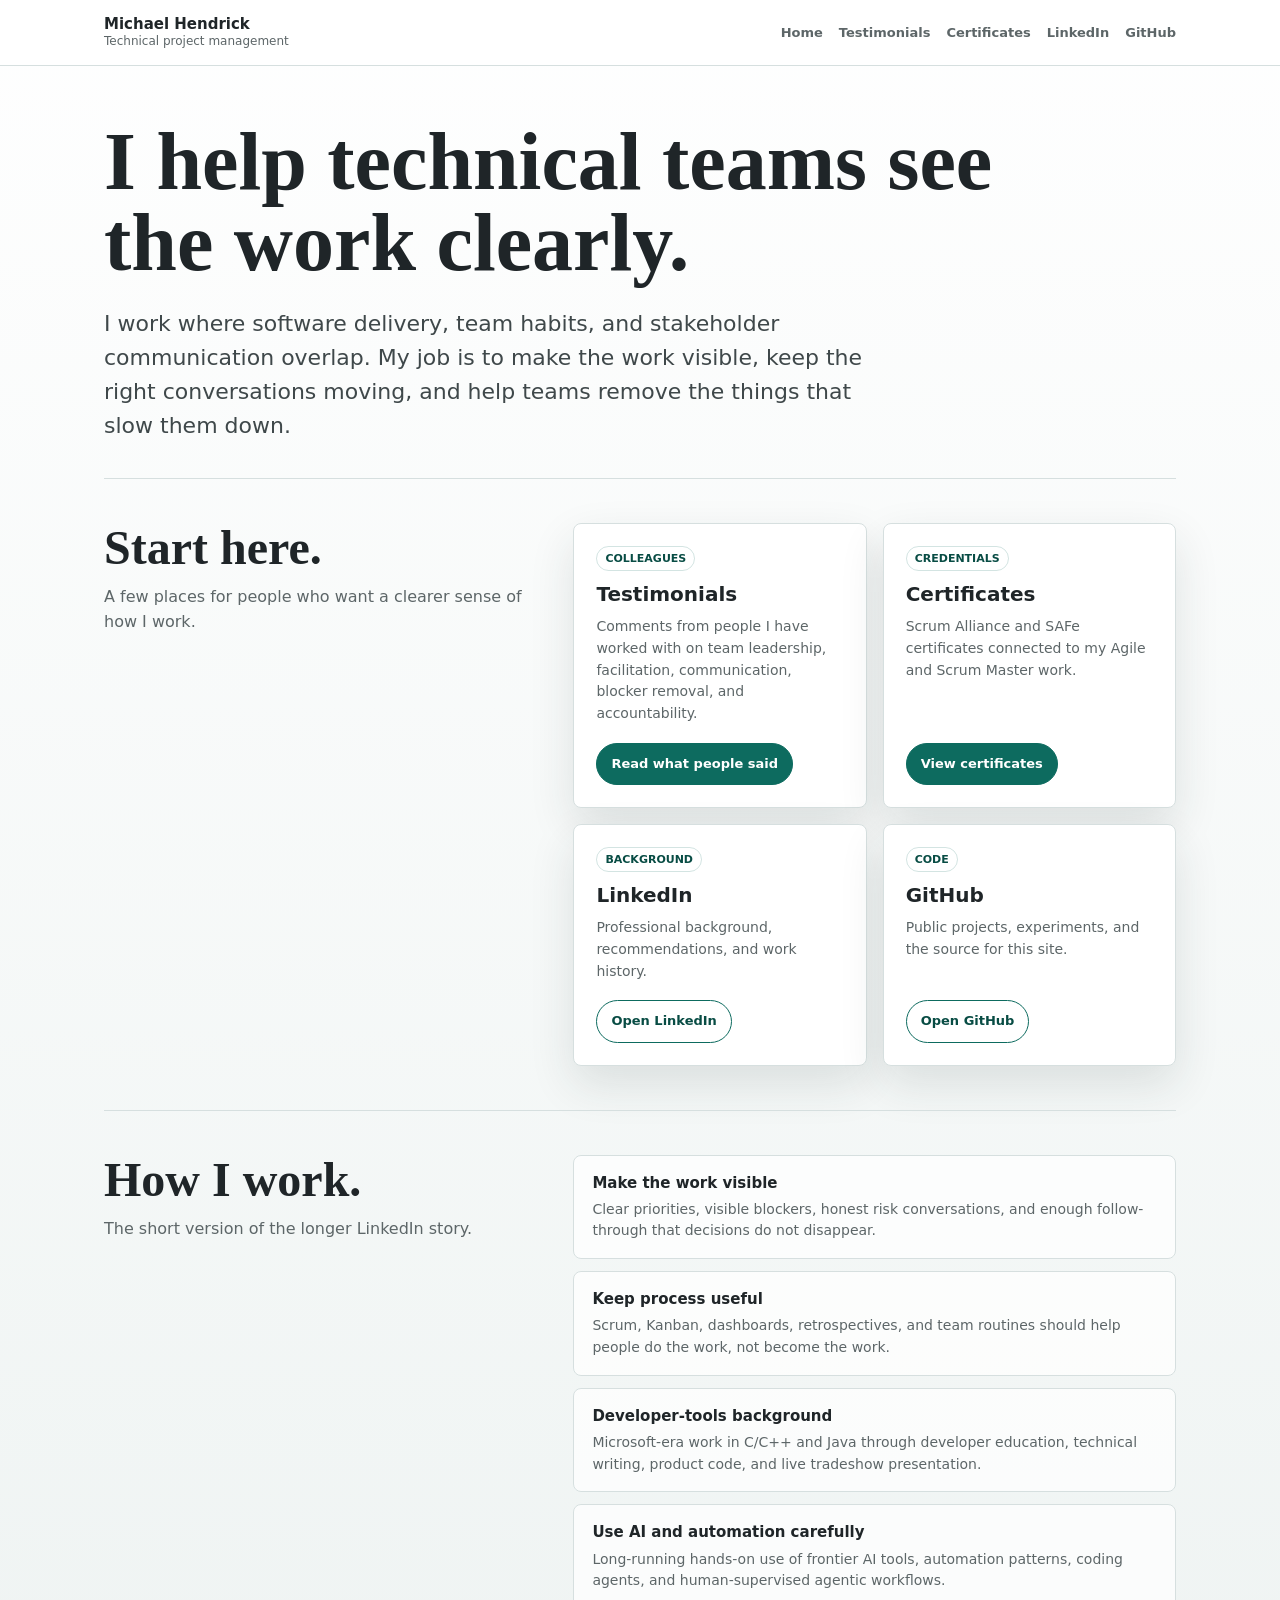
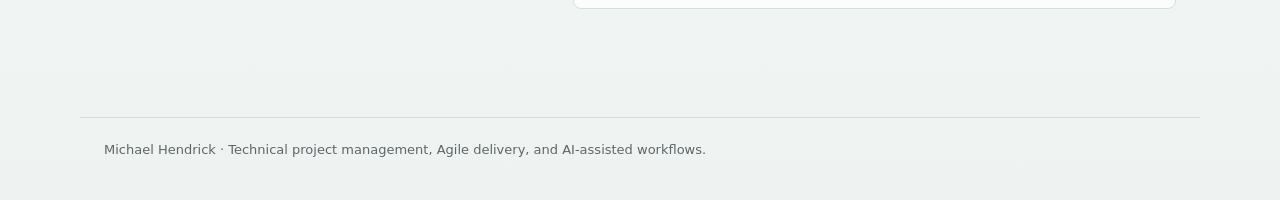
<file: index.html>
<!doctype html>
<html lang="en">
  <head>
    <meta charset="utf-8" />
    <meta name="viewport" content="width=device-width, initial-scale=1" />
    <title>Michael Hendrick</title>
    <meta
      name="description"
      content="Michael Hendrick's professional background, colleague testimonials, Agile certificates, and links."
    />
    <meta property="og:title" content="Michael Hendrick" />
    <meta
      property="og:description"
      content="Colleague testimonials, Agile certificates, and a short summary of Michael Hendrick's technical project management work."
    />
    <meta property="og:type" content="website" />
    <meta property="og:url" content="https://proof.hendrick.net/" />
    <link rel="canonical" href="https://proof.hendrick.net/" />
    <link rel="icon" href="/favicon.svg" type="image/svg+xml" />
    <link rel="stylesheet" href="/assets/site.css" />
  </head>
  <body>
    <header class="site-header">
      <nav class="nav" aria-label="Primary">
        <a class="brand" href="/" aria-label="Michael Hendrick home">
          <strong>Michael Hendrick</strong>
          <span>Technical project management</span>
        </a>
        <div class="nav-links" aria-label="Primary links">
          <a href="/">Home</a>
          <a href="/testimonials/">Testimonials</a>
          <a href="/certificates/">Certificates</a>
          <a href="https://www.linkedin.com/in/michaelhendrick/" target="_blank" rel="noopener noreferrer">LinkedIn</a>
          <a href="https://github.com/CtrlAltMike" target="_blank" rel="noopener noreferrer">GitHub</a>
        </div>
      </nav>
    </header>

    <main>
      <section class="hero hero--plain" aria-labelledby="page-title">
        <div>
          <h1 id="page-title">I help technical teams see the work clearly.</h1>
          <p>
            I work where software delivery, team habits, and stakeholder
            communication overlap. My job is to make the work visible, keep the
            right conversations moving, and help teams remove the things that
            slow them down.
          </p>
        </div>
      </section>

      <section class="section" aria-labelledby="start-title">
        <div>
          <h2 id="start-title">Start here.</h2>
          <p class="section-copy">
            A few places for people who want a clearer sense of how I work.
          </p>
        </div>

        <div class="card-grid">
          <article class="content-card">
            <div class="tag-row"><span class="tag">Colleagues</span></div>
            <h3>Testimonials</h3>
            <p>
              Comments from people I have worked with on team leadership,
              facilitation, communication, blocker removal, and accountability.
            </p>
            <div class="button-row">
              <a class="button primary" href="/testimonials/">Read what people said</a>
            </div>
          </article>

          <article class="content-card">
            <div class="tag-row"><span class="tag">Credentials</span></div>
            <h3>Certificates</h3>
            <p>
              Scrum Alliance and SAFe certificates connected to my
              Agile and Scrum Master work.
            </p>
            <div class="button-row">
              <a class="button primary" href="/certificates/">View certificates</a>
            </div>
          </article>

          <article class="content-card">
            <div class="tag-row"><span class="tag">Background</span></div>
            <h3>LinkedIn</h3>
            <p>Professional background, recommendations, and work history.</p>
            <div class="button-row">
              <a class="button secondary" href="https://www.linkedin.com/in/michaelhendrick/" target="_blank" rel="noopener noreferrer">Open LinkedIn</a>
            </div>
          </article>

          <article class="content-card">
            <div class="tag-row"><span class="tag">Code</span></div>
            <h3>GitHub</h3>
            <p>Public projects, experiments, and the source for this site.</p>
            <div class="button-row">
              <a class="button secondary" href="https://github.com/CtrlAltMike" target="_blank" rel="noopener noreferrer">Open GitHub</a>
            </div>
          </article>
        </div>
      </section>

      <section class="section" aria-labelledby="about-title">
        <div>
          <h2 id="about-title">How I work.</h2>
          <p class="section-copy">
            The short version of the longer LinkedIn story.
          </p>
        </div>

        <ul class="proof-list">
          <li>
            <strong>Make the work visible</strong>
            <span>Clear priorities, visible blockers, honest risk conversations, and enough follow-through that decisions do not disappear.</span>
          </li>
          <li>
            <strong>Keep process useful</strong>
            <span>Scrum, Kanban, dashboards, retrospectives, and team routines should help people do the work, not become the work.</span>
          </li>
          <li>
            <strong>Developer-tools background</strong>
            <span>Microsoft-era work in C/C++ and Java through developer education, technical writing, product code, and live tradeshow presentation.</span>
          </li>
          <li>
            <strong>Use AI and automation carefully</strong>
            <span>Long-running hands-on use of frontier AI tools, automation patterns, coding agents, and human-supervised agentic workflows.</span>
          </li>
        </ul>
      </section>
    </main>

    <footer class="page-footer">
      <span>Michael Hendrick · Technical project management, Agile delivery, and AI-assisted workflows.</span>
    </footer>
  </body>
</html>
</file>
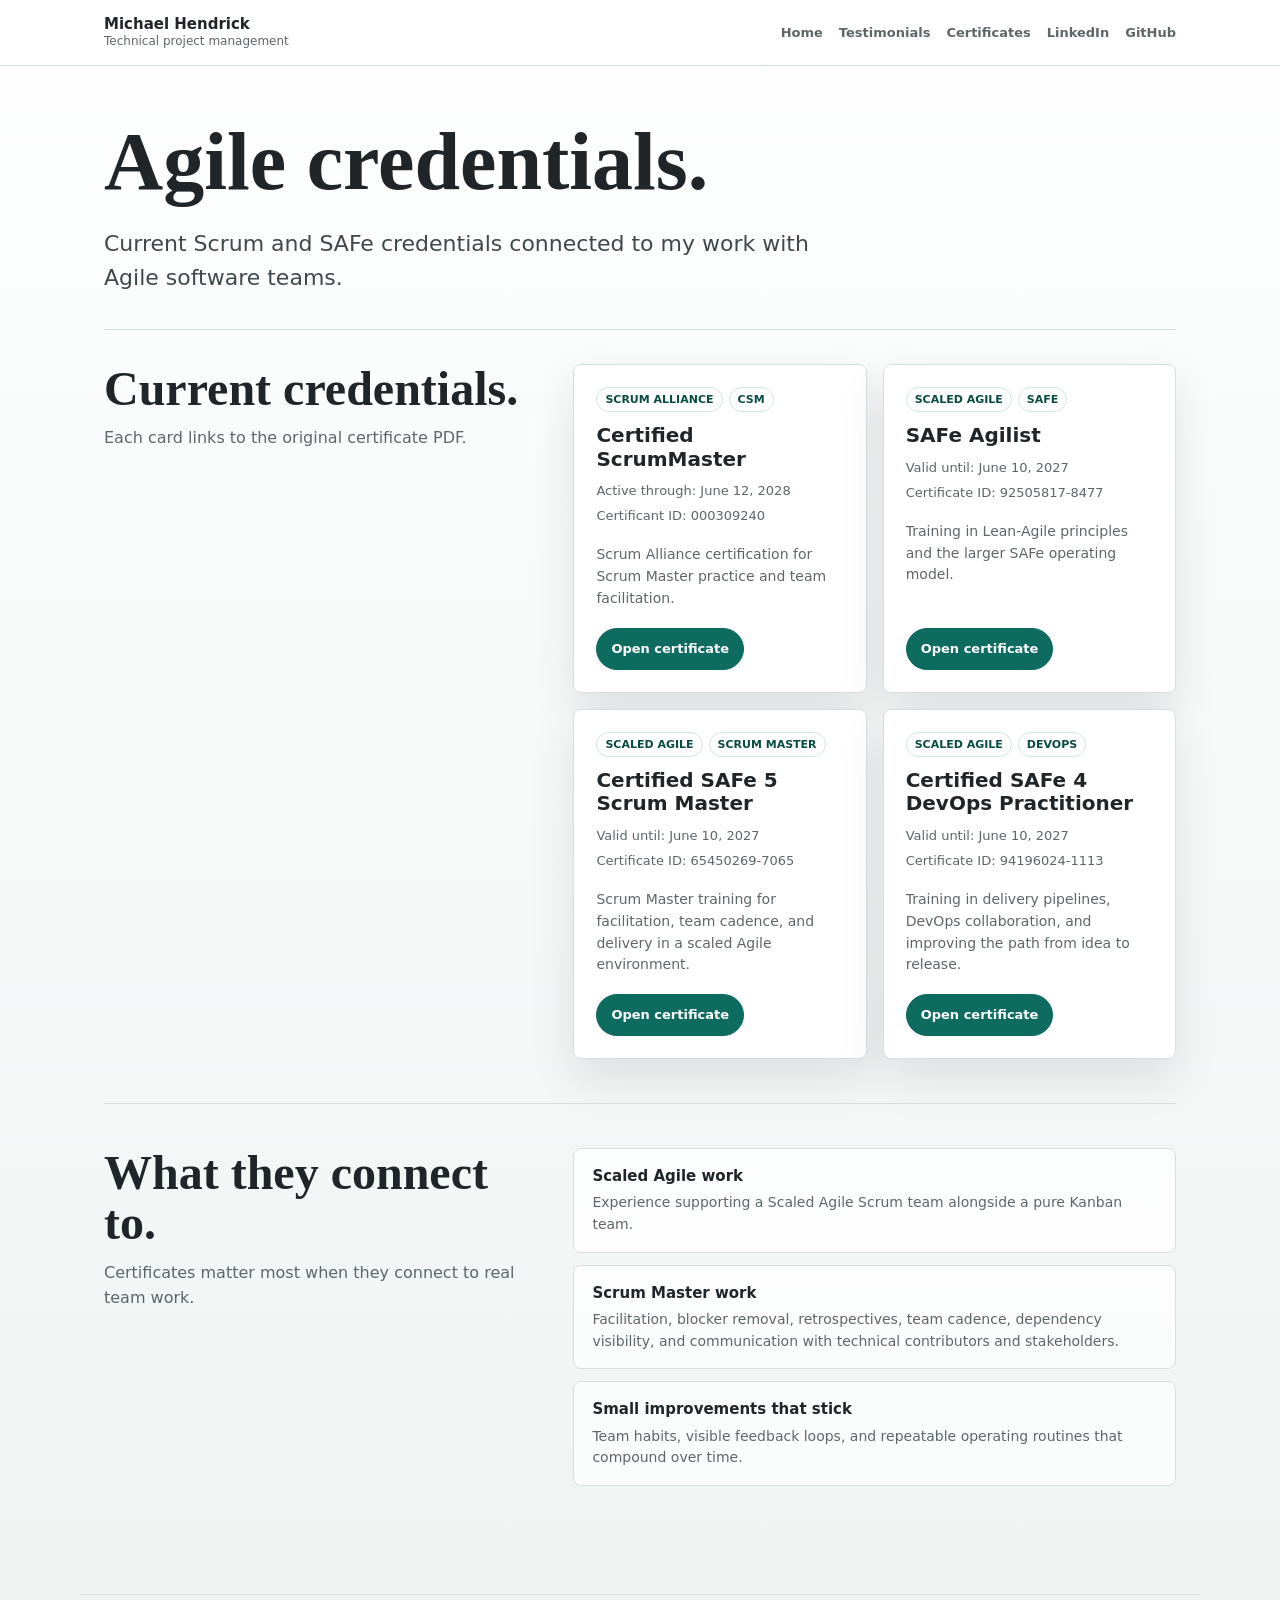
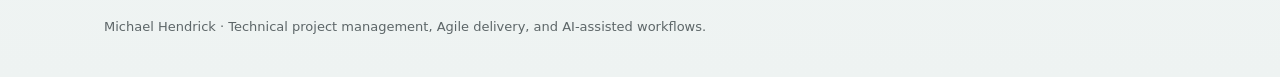
<file: certificates/index.html>
<!doctype html>
<html lang="en">
  <head>
    <meta charset="utf-8" />
    <meta name="viewport" content="width=device-width, initial-scale=1" />
    <title>Agile Credentials | Michael Hendrick</title>
    <meta
      name="description"
      content="Agile, SAFe, and Scrum Alliance certificates for Michael Hendrick, including Certified ScrumMaster, SAFe Agilist, Certified SAFe 5 Scrum Master, and Certified SAFe 4 DevOps Practitioner."
    />
    <meta property="og:title" content="Agile Credentials | Michael Hendrick" />
    <meta
      property="og:description"
      content="Scrum Alliance and SAFe certificates connected to Michael Hendrick's Scrum Master and delivery work."
    />
    <meta property="og:type" content="website" />
    <meta property="og:url" content="https://proof.hendrick.net/certificates/" />
    <link rel="canonical" href="https://proof.hendrick.net/certificates/" />
    <link rel="icon" href="/favicon.svg" type="image/svg+xml" />
    <link rel="stylesheet" href="/assets/site.css" />
  </head>
  <body>
    <header class="site-header">
      <nav class="nav" aria-label="Primary">
        <a class="brand" href="/" aria-label="Michael Hendrick home">
          <strong>Michael Hendrick</strong>
          <span>Technical project management</span>
        </a>
        <div class="nav-links" aria-label="Primary links">
          <a href="/">Home</a>
          <a href="/testimonials/">Testimonials</a>
          <a href="/certificates/">Certificates</a>
          <a href="https://www.linkedin.com/in/michaelhendrick/" target="_blank" rel="noopener noreferrer">LinkedIn</a>
          <a href="https://github.com/CtrlAltMike" target="_blank" rel="noopener noreferrer">GitHub</a>
        </div>
      </nav>
    </header>

    <main>
      <section class="hero hero--plain" aria-labelledby="page-title">
        <div>
          <h1 id="page-title">Agile credentials.</h1>
          <p>
            Current Scrum and SAFe credentials connected to my work with Agile
            software teams.
          </p>
        </div>
      </section>

      <section class="section section--tight" aria-labelledby="safe-title">
        <div>
          <h2 id="safe-title">Current credentials.</h2>
          <p class="section-copy">
            Each card links to the original certificate PDF.
          </p>
        </div>

        <div class="card-grid">
          <article class="content-card">
            <div class="tag-row"><span class="tag">Scrum Alliance</span><span class="tag">CSM</span></div>
            <h3>Certified ScrumMaster</h3>
            <div class="meta">
              <span>Active through: June 12, 2028</span>
              <span>Certificant ID: 000309240</span>
            </div>
            <p>Scrum Alliance certification for Scrum Master practice and team facilitation.</p>
            <div class="button-row">
              <a class="button primary" href="/certificates/assets/certified-scrummaster-scrum-alliance.pdf">Open certificate</a>
            </div>
          </article>

          <article class="content-card">
            <div class="tag-row"><span class="tag">Scaled Agile</span><span class="tag">SAFe</span></div>
            <h3>SAFe Agilist</h3>
            <div class="meta">
              <span>Valid until: June 10, 2027</span>
              <span>Certificate ID: 92505817-8477</span>
            </div>
            <p>Training in Lean-Agile principles and the larger SAFe operating model.</p>
            <div class="button-row">
              <a class="button primary" href="/certificates/assets/safe-agilist.pdf">Open certificate</a>
            </div>
          </article>

          <article class="content-card">
            <div class="tag-row"><span class="tag">Scaled Agile</span><span class="tag">Scrum Master</span></div>
            <h3>Certified SAFe 5 Scrum Master</h3>
            <div class="meta">
              <span>Valid until: June 10, 2027</span>
              <span>Certificate ID: 65450269-7065</span>
            </div>
            <p>Scrum Master training for facilitation, team cadence, and delivery in a scaled Agile environment.</p>
            <div class="button-row">
              <a class="button primary" href="/certificates/assets/certified-safe-5-scrum-master.pdf">Open certificate</a>
            </div>
          </article>

          <article class="content-card">
            <div class="tag-row"><span class="tag">Scaled Agile</span><span class="tag">DevOps</span></div>
            <h3>Certified SAFe 4 DevOps Practitioner</h3>
            <div class="meta">
              <span>Valid until: June 10, 2027</span>
              <span>Certificate ID: 94196024-1113</span>
            </div>
            <p>Training in delivery pipelines, DevOps collaboration, and improving the path from idea to release.</p>
            <div class="button-row">
              <a class="button primary" href="/certificates/assets/certified-safe-4-devops-practitioner.pdf">Open certificate</a>
            </div>
          </article>

        </div>
      </section>

      <section class="section" aria-labelledby="context-title">
        <div>
          <h2 id="context-title">What they connect to.</h2>
          <p class="section-copy">
            Certificates matter most when they connect to real team work.
          </p>
        </div>

        <ul class="proof-list">
          <li>
            <strong>Scaled Agile work</strong>
            <span>Experience supporting a Scaled Agile Scrum team alongside a pure Kanban team.</span>
          </li>
          <li>
            <strong>Scrum Master work</strong>
            <span>Facilitation, blocker removal, retrospectives, team cadence, dependency visibility, and communication with technical contributors and stakeholders.</span>
          </li>
          <li>
            <strong>Small improvements that stick</strong>
            <span>Team habits, visible feedback loops, and repeatable operating routines that compound over time.</span>
          </li>
        </ul>
      </section>
    </main>

    <footer class="page-footer">
      <span>Michael Hendrick · Technical project management, Agile delivery, and AI-assisted workflows.</span>
    </footer>
  </body>
</html>
</file>
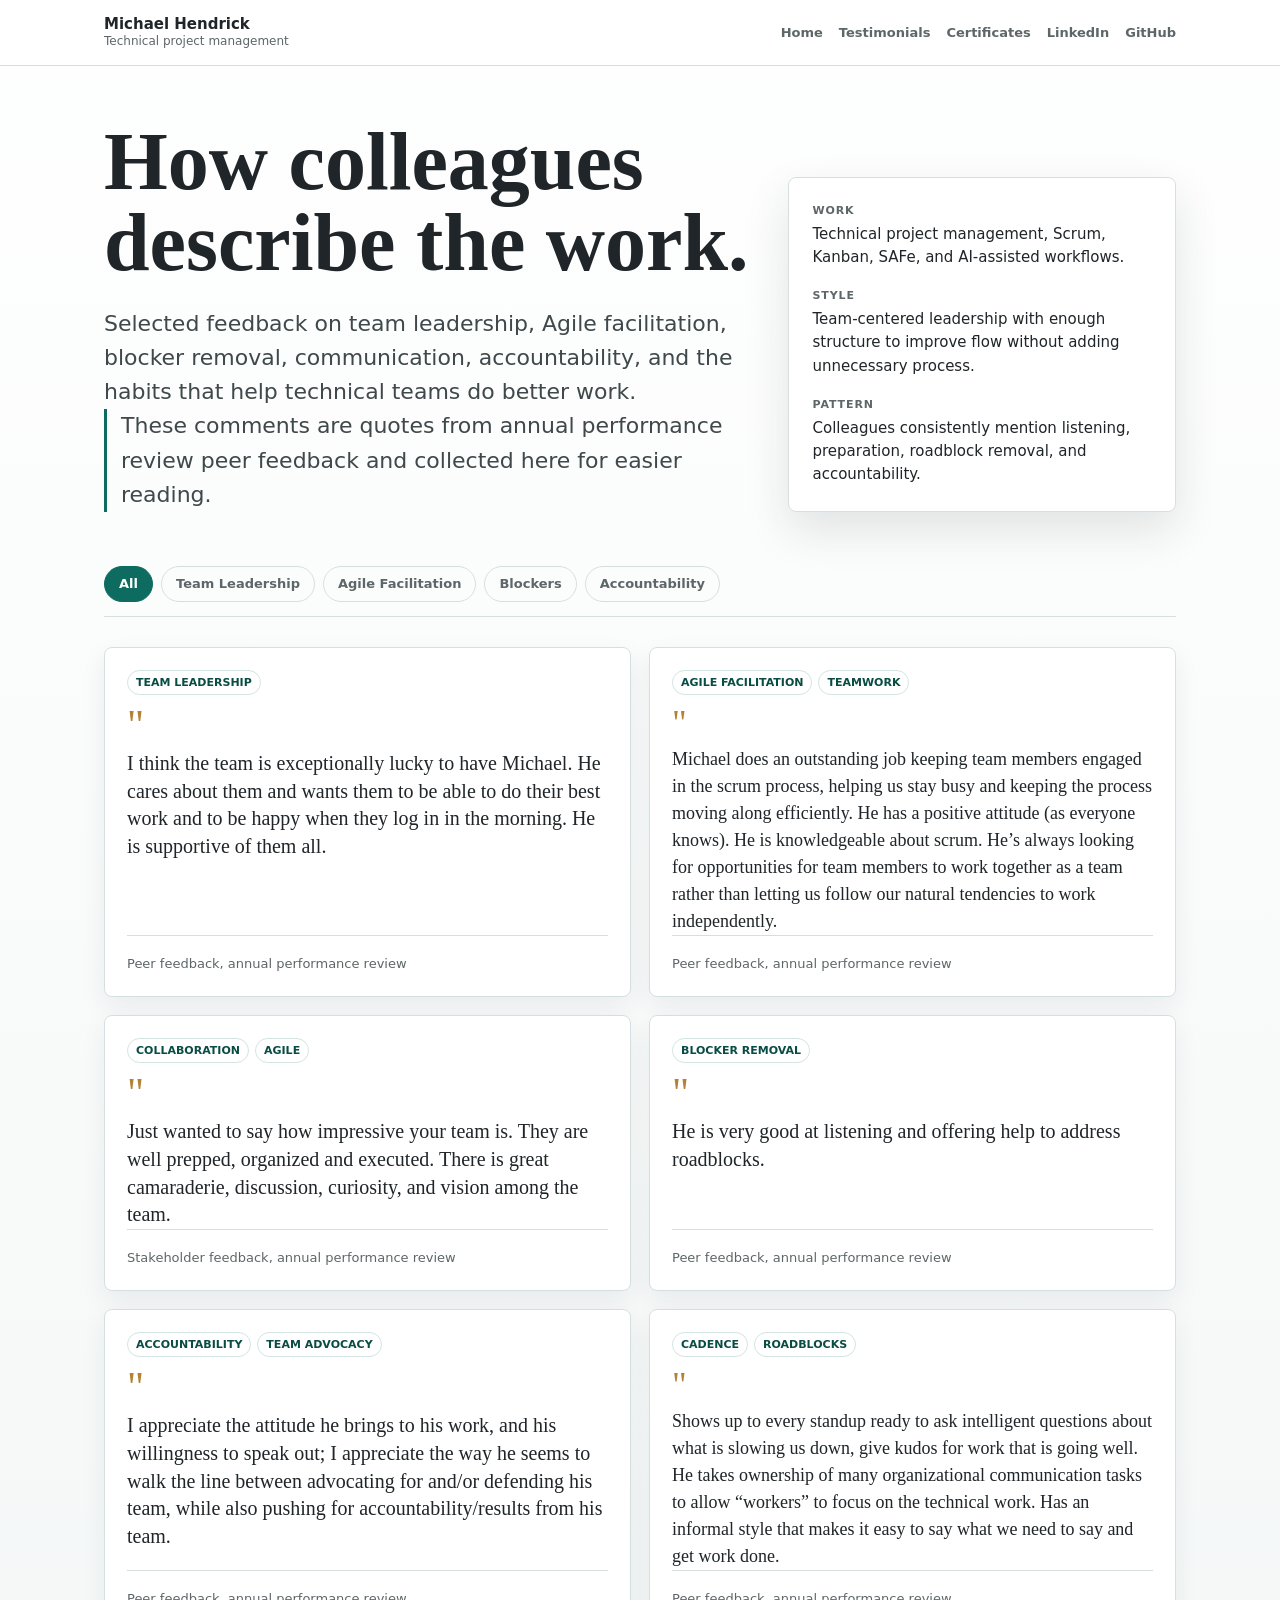
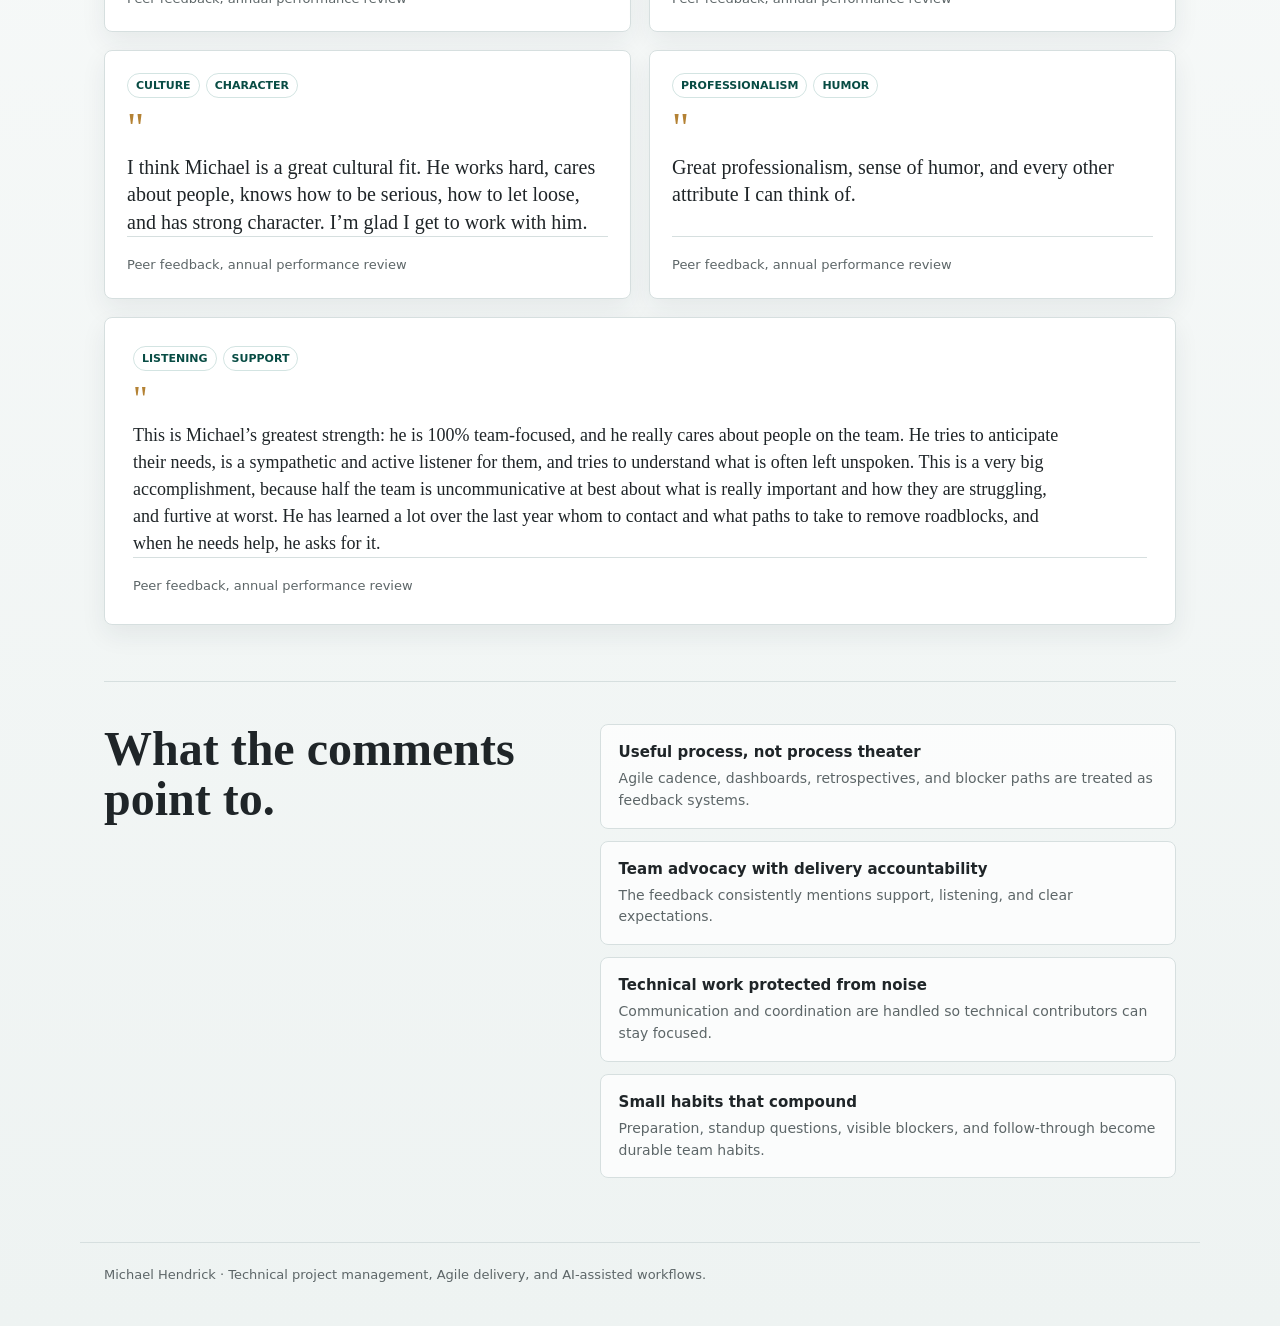
<file: testimonials/index.html>
<!doctype html>
<html lang="en">
  <head>
    <meta charset="utf-8" />
    <meta name="viewport" content="width=device-width, initial-scale=1" />
    <title>Testimonials | Michael Hendrick</title>
    <meta
      name="description"
      content="Colleague testimonials for Michael Hendrick, focused on team leadership, Agile facilitation, communication, accountability, and blocker removal."
    />
    <meta name="robots" content="index,follow" />
    <meta property="og:title" content="Testimonials | Michael Hendrick" />
    <meta
      property="og:description"
      content="Selected colleague feedback on Michael Hendrick's team leadership, Agile facilitation, communication, accountability, and blocker removal."
    />
    <meta property="og:type" content="website" />
    <meta property="og:url" content="https://proof.hendrick.net/testimonials/" />
    <link rel="icon" href="/favicon.svg" type="image/svg+xml" />
    <link rel="stylesheet" href="/assets/site.css" />
  </head>
  <body>
    <div class="page-shell">
      <header class="site-header">
        <nav class="nav" aria-label="Primary">
          <a class="brand" href="/" aria-label="Michael Hendrick home">
            <strong>Michael Hendrick</strong>
            <span>Technical project management</span>
          </a>
          <div class="nav-links" aria-label="Primary links">
            <a href="/">Home</a>
            <a href="/testimonials/">Testimonials</a>
            <a href="/certificates/">Certificates</a>
            <a href="https://www.linkedin.com/in/michaelhendrick/" target="_blank" rel="noopener noreferrer">LinkedIn</a>
            <a href="https://github.com/CtrlAltMike" target="_blank" rel="noopener noreferrer">GitHub</a>
          </div>
        </nav>
      </header>

      <main id="top">
        <section class="hero" aria-labelledby="page-title">
          <div>
            <h1 id="page-title">How colleagues describe the work.</h1>
            <p>
              Selected feedback on team leadership, Agile facilitation, blocker removal,
              communication, accountability, and the habits that help technical teams do
              better work.
            </p>
            <p class="source-note">
              These comments are quotes from annual performance review peer
              feedback and collected here for easier reading.
            </p>
          </div>

          <aside class="hero-card" aria-label="Profile snapshot">
            <dl>
              <div>
                <dt>Work</dt>
                <dd>Technical project management, Scrum, Kanban, SAFe, and AI-assisted workflows.</dd>
              </div>
              <div>
                <dt>Style</dt>
                <dd>Team-centered leadership with enough structure to improve flow without adding unnecessary process.</dd>
              </div>
              <div>
                <dt>Pattern</dt>
                <dd>Colleagues consistently mention listening, preparation, roadblock removal, and accountability.</dd>
              </div>
            </dl>
          </aside>
        </section>

        <section id="testimonials" aria-labelledby="testimonials-title">
          <div class="theme-tabs" id="themes" aria-label="Filter testimonials by theme">
            <button type="button" data-filter="all" aria-pressed="true">All</button>
            <button type="button" data-filter="team">Team Leadership</button>
            <button type="button" data-filter="agile">Agile Facilitation</button>
            <button type="button" data-filter="blockers">Blockers</button>
            <button type="button" data-filter="accountability">Accountability</button>
          </div>

          <div class="quote-grid" aria-live="polite">
            <figure class="quote-card quote-card--medium" data-tags="team">
              <div class="tag-row"><span class="tag">Team leadership</span></div>
              <span class="quote-mark" aria-hidden="true">"</span>
              <blockquote>
                I think the team is exceptionally lucky to have Michael. He cares about
                them and wants them to be able to do their best work and to be happy when
                they log in in the morning. He is supportive of them all.
              </blockquote>
              <figcaption>Peer feedback, annual performance review</figcaption>
            </figure>

            <figure class="quote-card quote-card--long" data-tags="agile team">
              <div class="tag-row"><span class="tag">Agile facilitation</span><span class="tag">Teamwork</span></div>
              <span class="quote-mark" aria-hidden="true">"</span>
              <blockquote>
                Michael does an outstanding job keeping team members engaged in the
                scrum process, helping us stay busy and keeping the process moving along
                efficiently. He has a positive attitude (as everyone knows). He is
                knowledgeable about scrum. He’s always looking for opportunities for team
                members to work together as a team rather than letting us follow our
                natural tendencies to work independently.
              </blockquote>
              <figcaption>Peer feedback, annual performance review</figcaption>
            </figure>

            <figure class="quote-card quote-card--medium" data-tags="team agile">
              <div class="tag-row"><span class="tag">Collaboration</span><span class="tag">Agile</span></div>
              <span class="quote-mark" aria-hidden="true">"</span>
              <blockquote>
                Just wanted to say how impressive your team is. They are well prepped,
                organized and executed. There is great camaraderie, discussion, curiosity,
                and vision among the team.
              </blockquote>
              <figcaption>Stakeholder feedback, annual performance review</figcaption>
            </figure>

            <figure class="quote-card" data-tags="blockers">
              <div class="tag-row"><span class="tag">Blocker removal</span></div>
              <span class="quote-mark" aria-hidden="true">"</span>
              <blockquote>
                He is very good at listening and offering help to address roadblocks.
              </blockquote>
              <figcaption>Peer feedback, annual performance review</figcaption>
            </figure>

            <figure class="quote-card quote-card--medium" data-tags="accountability team">
              <div class="tag-row"><span class="tag">Accountability</span><span class="tag">Team advocacy</span></div>
              <span class="quote-mark" aria-hidden="true">"</span>
              <blockquote>
                I appreciate the attitude he brings to his work, and his willingness
                to speak out; I appreciate the way he seems to walk the line between
                advocating for and/or defending his team, while also pushing for
                accountability/results from his team.
              </blockquote>
              <figcaption>Peer feedback, annual performance review</figcaption>
            </figure>

            <figure class="quote-card quote-card--long" data-tags="agile blockers">
              <div class="tag-row"><span class="tag">Cadence</span><span class="tag">Roadblocks</span></div>
              <span class="quote-mark" aria-hidden="true">"</span>
              <blockquote>
                Shows up to every standup ready to ask intelligent questions about what
                is slowing us down, give kudos for work that is going well. He takes
                ownership of many organizational communication tasks to allow “workers” to
                focus on the technical work. Has an informal style that makes it easy to say
                what we need to say and get work done.
              </blockquote>
              <figcaption>Peer feedback, annual performance review</figcaption>
            </figure>

            <figure class="quote-card quote-card--medium" data-tags="team">
              <div class="tag-row"><span class="tag">Culture</span><span class="tag">Character</span></div>
              <span class="quote-mark" aria-hidden="true">"</span>
              <blockquote>
                I think Michael is a great cultural fit. He works hard, cares about
                people, knows how to be serious, how to let loose, and has strong
                character. I’m glad I get to work with him.
              </blockquote>
              <figcaption>Peer feedback, annual performance review</figcaption>
            </figure>

            <figure class="quote-card" data-tags="team agile">
              <div class="tag-row"><span class="tag">Professionalism</span><span class="tag">Humor</span></div>
              <span class="quote-mark" aria-hidden="true">"</span>
              <blockquote>
                Great professionalism, sense of humor, and every other attribute I
                can think of.
              </blockquote>
              <figcaption>Peer feedback, annual performance review</figcaption>
            </figure>

            <figure class="quote-card quote-card--feature" data-tags="team blockers">
              <div class="tag-row"><span class="tag">Listening</span><span class="tag">Support</span></div>
              <span class="quote-mark" aria-hidden="true">"</span>
              <blockquote>
                This is Michael’s greatest strength: he is 100% team-focused,
                and he really cares about people on the team. He tries to anticipate
                their needs, is a sympathetic and active listener for them, and
                tries to understand what is often left unspoken. This is a very big
                accomplishment, because half the team is uncommunicative at
                best about what is really important and how they are struggling,
                and furtive at worst. He has learned a lot over the last year whom to
                contact and what paths to take to remove roadblocks, and when he
                needs help, he asks for it.
              </blockquote>
              <figcaption>Peer feedback, annual performance review</figcaption>
            </figure>
          </div>
        </section>

        <section class="proof-band" aria-labelledby="themes-title">
          <h2 id="themes-title">What the comments point to.</h2>
          <ul class="proof-list">
            <li>
              <strong>Useful process, not process theater</strong>
              <span>Agile cadence, dashboards, retrospectives, and blocker paths are treated as feedback systems.</span>
            </li>
            <li>
              <strong>Team advocacy with delivery accountability</strong>
              <span>The feedback consistently mentions support, listening, and clear expectations.</span>
            </li>
            <li>
              <strong>Technical work protected from noise</strong>
              <span>Communication and coordination are handled so technical contributors can stay focused.</span>
            </li>
            <li>
              <strong>Small habits that compound</strong>
              <span>Preparation, standup questions, visible blockers, and follow-through become durable team habits.</span>
            </li>
          </ul>
        </section>
      </main>

      <footer class="page-footer">
        <span>Michael Hendrick · Technical project management, Agile delivery, and AI-assisted workflows.</span>
      </footer>
    </div>

    <script>
      const filterButtons = document.querySelectorAll("[data-filter]");
      const cards = document.querySelectorAll(".quote-card");

      filterButtons.forEach((button) => {
        button.addEventListener("click", () => {
          const filter = button.dataset.filter;

          filterButtons.forEach((item) => {
            item.setAttribute("aria-pressed", String(item === button));
          });

          cards.forEach((card) => {
            const tags = card.dataset.tags.split(" ");
            const visible = filter === "all" || tags.includes(filter);
            card.dataset.hidden = String(!visible);
          });
        });
      });
    </script>
  </body>
</html>
</file>
<file: assets/site.css>
:root {
  color-scheme: light;
  --bg: #eef3f2;
  --paper: #ffffff;
  --ink: #1f2528;
  --muted: #5d6668;
  --line: #d6dfdf;
  --accent: #0d6b5f;
  --accent-dark: #084c44;
  --gold: #b48234;
  --rust: #a84f35;
  --blue: #345e87;
  --shadow: 0 18px 45px rgba(31, 46, 50, 0.12);
  --radius: 8px;
  --max: 1120px;
}

* {
  box-sizing: border-box;
}

html {
  scroll-behavior: smooth;
}

body {
  margin: 0;
  font-family:
    Inter, ui-sans-serif, system-ui, -apple-system, BlinkMacSystemFont,
    "Segoe UI", sans-serif;
  background:
    linear-gradient(180deg, rgba(255, 255, 255, 0.96), rgba(238, 243, 242, 0.98)),
    var(--bg);
  color: var(--ink);
  line-height: 1.55;
}

a {
  color: inherit;
  text-decoration-color: rgba(13, 107, 95, 0.36);
  text-underline-offset: 0.18em;
  transition:
    color 160ms ease,
    text-decoration-color 160ms ease;
}

a:hover {
  color: var(--accent-dark);
  text-decoration-color: var(--accent-dark);
}

.site-header {
  border-bottom: 1px solid var(--line);
  background: rgba(255, 255, 255, 0.9);
  backdrop-filter: blur(12px);
  position: sticky;
  top: 0;
  z-index: 20;
}

.nav {
  align-items: center;
  display: flex;
  gap: 24px;
  justify-content: space-between;
  margin: 0 auto;
  max-width: var(--max);
  padding: 16px 24px;
}

.brand {
  display: grid;
  gap: 0;
  text-decoration: none;
}

.brand strong {
  font-size: 15px;
  letter-spacing: 0;
  line-height: 1.15;
}

.brand span {
  color: var(--muted);
  font-size: 12px;
  line-height: 1.35;
}

.nav-links {
  align-items: center;
  display: flex;
  flex-wrap: wrap;
  gap: 16px;
  justify-content: flex-end;
}

.nav-links a {
  color: var(--muted);
  font-size: 13px;
  font-weight: 650;
  text-decoration: none;
  transition:
    color 160ms ease,
    transform 160ms ease;
}

.nav-links a:hover {
  color: var(--accent-dark);
  transform: translateY(-1px);
}

main {
  margin: 0 auto;
  max-width: var(--max);
  padding: 56px 24px 64px;
}

.hero {
  display: grid;
  gap: 36px;
  grid-template-columns: minmax(0, 1.25fr) minmax(280px, 0.75fr);
  margin-bottom: 54px;
}

.hero--plain {
  display: block;
  margin-bottom: 34px;
}

.hero--plain p {
  max-width: 840px;
}

.hero h1 {
  font-family: Georgia, "Times New Roman", ui-serif, serif;
  font-size: clamp(42px, 7vw, 82px);
  font-weight: 600;
  letter-spacing: 0;
  line-height: 0.98;
  margin: 0 0 24px;
  max-width: 900px;
}

.hero p {
  color: #3f484a;
  font-size: clamp(18px, 2vw, 22px);
  margin: 0;
  max-width: 760px;
}

.hero-card,
.content-card {
  background: var(--paper);
  border: 1px solid var(--line);
  border-radius: var(--radius);
  box-shadow: var(--shadow);
  transition:
    border-color 180ms ease,
    box-shadow 180ms ease,
    transform 180ms ease;
}

.hero-card {
  align-self: end;
  padding: 24px;
}

.hero-card dl {
  display: grid;
  gap: 18px;
  margin: 0;
}

.hero-card dt,
.eyebrow {
  color: var(--muted);
  font-size: 11px;
  font-weight: 800;
  letter-spacing: 0.08em;
  text-transform: uppercase;
}

.hero-card dd {
  font-size: 15px;
  margin: 4px 0 0;
}

.section {
  border-top: 1px solid var(--line);
  display: grid;
  gap: 24px;
  grid-template-columns: minmax(0, 0.85fr) minmax(0, 1.15fr);
  padding: 44px 0;
}

.section--tight {
  padding-top: 34px;
}

.section h2 {
  font-family: Georgia, "Times New Roman", ui-serif, serif;
  font-size: clamp(30px, 4vw, 48px);
  font-weight: 600;
  letter-spacing: 0;
  line-height: 1.05;
  margin: 0;
}

.section-copy {
  color: var(--muted);
  font-size: 16px;
  margin: 12px 0 0;
  max-width: 460px;
}

.source-note {
  border-left: 3px solid var(--accent);
  color: #465052;
  font-size: 15px;
  margin: 24px 0 0;
  padding-left: 14px;
}

.card-grid {
  display: grid;
  gap: 16px;
  grid-template-columns: repeat(2, minmax(0, 1fr));
}

.content-card {
  display: flex;
  flex-direction: column;
  min-height: 220px;
  padding: 22px;
}

.content-card:hover {
  border-color: rgba(13, 107, 95, 0.24);
  box-shadow: 0 22px 48px rgba(31, 46, 50, 0.14);
  transform: translateY(-2px);
}

.content-card h3 {
  font-size: 20px;
  letter-spacing: 0;
  line-height: 1.18;
  margin: 12px 0 10px;
}

.content-card p {
  color: var(--muted);
  font-size: 14px;
  margin: 0 0 18px;
}

.content-card .meta {
  color: var(--muted);
  display: grid;
  font-size: 13px;
  gap: 5px;
  margin: 0 0 18px;
}

.tag-row {
  display: flex;
  flex-wrap: wrap;
  gap: 6px;
}

.tag {
  border: 1px solid rgba(13, 107, 95, 0.18);
  border-radius: 999px;
  color: var(--accent-dark);
  font-size: 11px;
  font-weight: 800;
  line-height: 1;
  padding: 6px 8px;
  text-transform: uppercase;
  transition:
    background-color 160ms ease,
    border-color 160ms ease;
}

.button-row {
  display: flex;
  flex-wrap: wrap;
  gap: 10px;
  margin-top: auto;
}

.button {
  align-items: center;
  border: 1px solid var(--accent);
  border-radius: 999px;
  display: inline-flex;
  font-size: 13px;
  font-weight: 800;
  justify-content: center;
  min-height: 38px;
  padding: 10px 14px;
  text-decoration: none;
  transition:
    background-color 160ms ease,
    border-color 160ms ease,
    color 160ms ease,
    transform 160ms ease;
}

.button:hover {
  transform: translateY(-1px);
}

.button.primary {
  background: var(--accent);
  color: white;
}

.button.secondary {
  color: var(--accent-dark);
}

.theme-tabs {
  align-items: center;
  border-bottom: 1px solid var(--line);
  display: flex;
  flex-wrap: wrap;
  gap: 8px;
  margin: 0 0 30px;
  padding-bottom: 14px;
}

.theme-tabs button {
  appearance: none;
  background: transparent;
  border: 1px solid var(--line);
  border-radius: 999px;
  color: var(--muted);
  cursor: pointer;
  font: inherit;
  font-size: 13px;
  font-weight: 750;
  line-height: 1;
  min-height: 36px;
  padding: 10px 14px;
  transition:
    background-color 160ms ease,
    border-color 160ms ease,
    color 160ms ease,
    transform 160ms ease;
}

.theme-tabs button:hover {
  border-color: rgba(13, 107, 95, 0.32);
  color: var(--accent-dark);
  transform: translateY(-1px);
}

.theme-tabs button[aria-pressed="true"] {
  background: var(--accent);
  border-color: var(--accent);
  color: white;
}

.quote-grid {
  display: grid;
  gap: 18px;
  grid-template-columns: repeat(2, minmax(0, 1fr));
}

.quote-card {
  background: var(--paper);
  border: 1px solid var(--line);
  border-radius: var(--radius);
  box-shadow: 0 10px 26px rgba(31, 46, 50, 0.07);
  display: flex;
  flex-direction: column;
  margin: 0;
  min-height: 0;
  padding: 22px;
  transition:
    border-color 180ms ease,
    box-shadow 180ms ease,
    transform 180ms ease;
}

.quote-card:hover {
  border-color: rgba(13, 107, 95, 0.2);
  box-shadow: 0 16px 34px rgba(31, 46, 50, 0.1);
  transform: translateY(-2px);
}

.quote-card--feature {
  grid-column: 1 / -1;
  padding: 28px;
}

.quote-card[data-hidden="true"] {
  display: none;
}

.quote-card .tag-row {
  margin-bottom: 16px;
}

.quote-card blockquote {
  font-family: Georgia, "Times New Roman", ui-serif, serif;
  font-size: 20px;
  line-height: 1.38;
  margin: 0;
}

.quote-card--long blockquote,
.quote-card--feature blockquote {
  font-size: 18px;
  line-height: 1.5;
}

.quote-card--feature blockquote {
  max-width: 940px;
}

.quote-card figcaption {
  border-top: 1px solid var(--line);
  color: var(--muted);
  font-size: 13px;
  margin-top: auto;
  padding-top: 18px;
}

.quote-mark {
  color: var(--gold);
  display: block;
  font-family: Georgia, "Times New Roman", ui-serif, serif;
  font-size: 42px;
  line-height: 0.7;
  margin-bottom: 10px;
}

.quote-card--long .quote-mark,
.quote-card--feature .quote-mark {
  font-size: 36px;
}

.proof-list {
  display: grid;
  gap: 12px;
  margin: 0;
  padding: 0;
}

.proof-list li {
  background: rgba(255, 255, 255, 0.72);
  border: 1px solid var(--line);
  border-radius: var(--radius);
  list-style: none;
  padding: 16px 18px;
  transition:
    background-color 180ms ease,
    border-color 180ms ease,
    transform 180ms ease;
}

.proof-list li:hover {
  background: rgba(255, 255, 255, 0.92);
  border-color: rgba(13, 107, 95, 0.2);
  transform: translateX(2px);
}

.proof-list strong {
  color: var(--ink);
  display: block;
  font-size: 15px;
  margin-bottom: 4px;
}

.proof-list span {
  color: var(--muted);
  display: block;
  font-size: 14px;
}

.proof-band {
  border-top: 1px solid var(--line);
  display: grid;
  gap: 24px;
  grid-template-columns: minmax(0, 0.9fr) minmax(0, 1.1fr);
  margin-top: 56px;
  padding-top: 42px;
}

.proof-band h2 {
  font-family: Georgia, "Times New Roman", ui-serif, serif;
  font-size: clamp(30px, 4vw, 48px);
  font-weight: 600;
  letter-spacing: 0;
  line-height: 1.05;
  margin: 0;
}

.page-footer {
  border-top: 1px solid var(--line);
  color: var(--muted);
  font-size: 13px;
  margin: 0 auto;
  max-width: var(--max);
  padding: 22px 24px 40px;
}

@media (prefers-reduced-motion: no-preference) {
  @keyframes rise-in {
    from {
      opacity: 0;
      transform: translateY(10px);
    }

    to {
      opacity: 1;
      transform: translateY(0);
    }
  }

  .site-header {
    animation: rise-in 420ms ease both;
  }

  .hero h1,
  .hero p,
  .hero-card,
  .section,
  .theme-tabs,
  .quote-card,
  .proof-band,
  .page-footer {
    animation: rise-in 520ms ease both;
  }

  .hero p {
    animation-delay: 80ms;
  }

  .hero-card,
  .theme-tabs {
    animation-delay: 120ms;
  }

  .section:nth-of-type(2),
  .quote-card:nth-child(2n),
  .proof-band {
    animation-delay: 80ms;
  }

  .section:nth-of-type(3),
  .quote-card:nth-child(3n),
  .page-footer {
    animation-delay: 140ms;
  }
}

@media (prefers-reduced-motion: reduce) {
  *,
  *::before,
  *::after {
    animation-duration: 0.001ms !important;
    animation-iteration-count: 1 !important;
    scroll-behavior: auto !important;
    transition-duration: 0.001ms !important;
  }
}

@media (max-width: 900px) {
  main {
    padding-top: 38px;
  }

  .hero,
  .section,
  .proof-band {
    grid-template-columns: 1fr;
  }

  .hero-card {
    align-self: auto;
  }
}

@media (max-width: 620px) {
  .nav {
    align-items: flex-start;
    flex-direction: column;
    gap: 12px;
  }

  .nav-links {
    justify-content: flex-start;
  }

  .card-grid {
    grid-template-columns: 1fr;
  }

  .content-card {
    min-height: 0;
  }

  .quote-grid {
    grid-template-columns: 1fr;
  }

  .quote-card--feature {
    grid-column: 1;
  }
}
</file>
